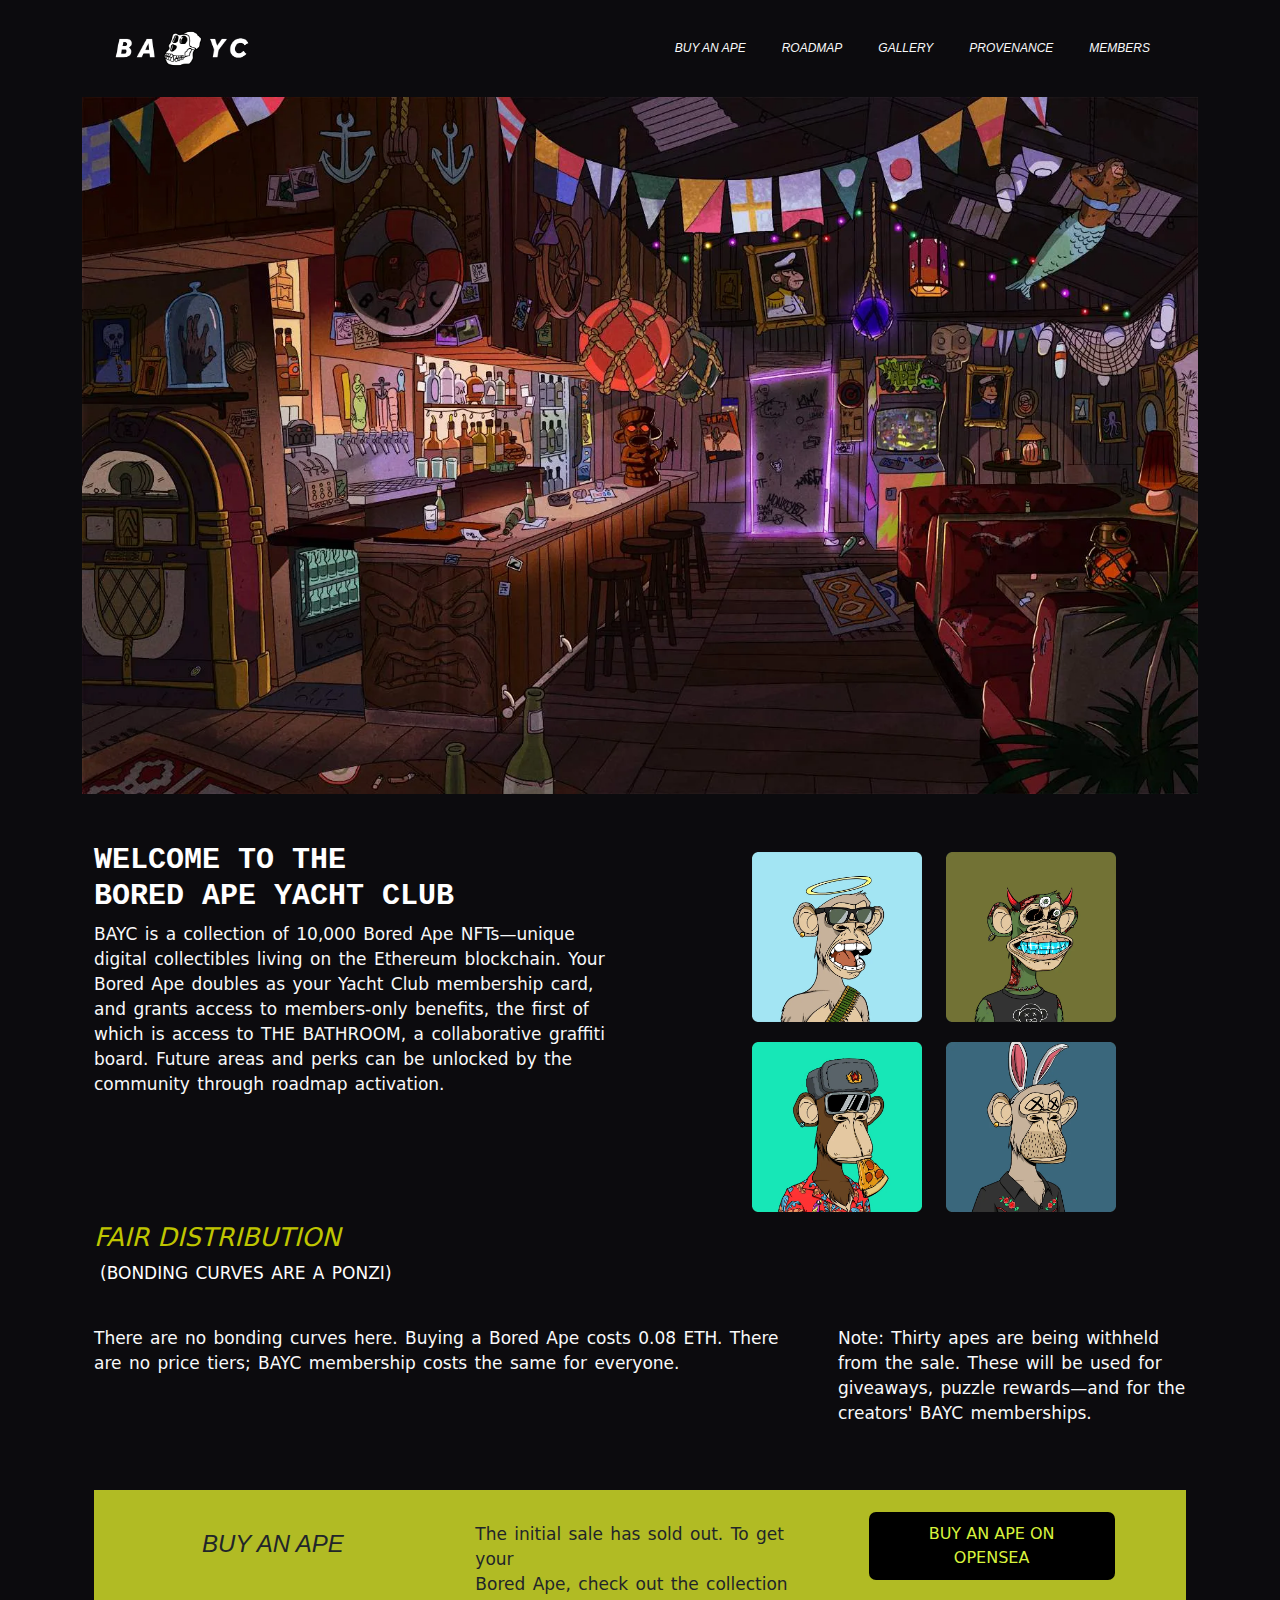
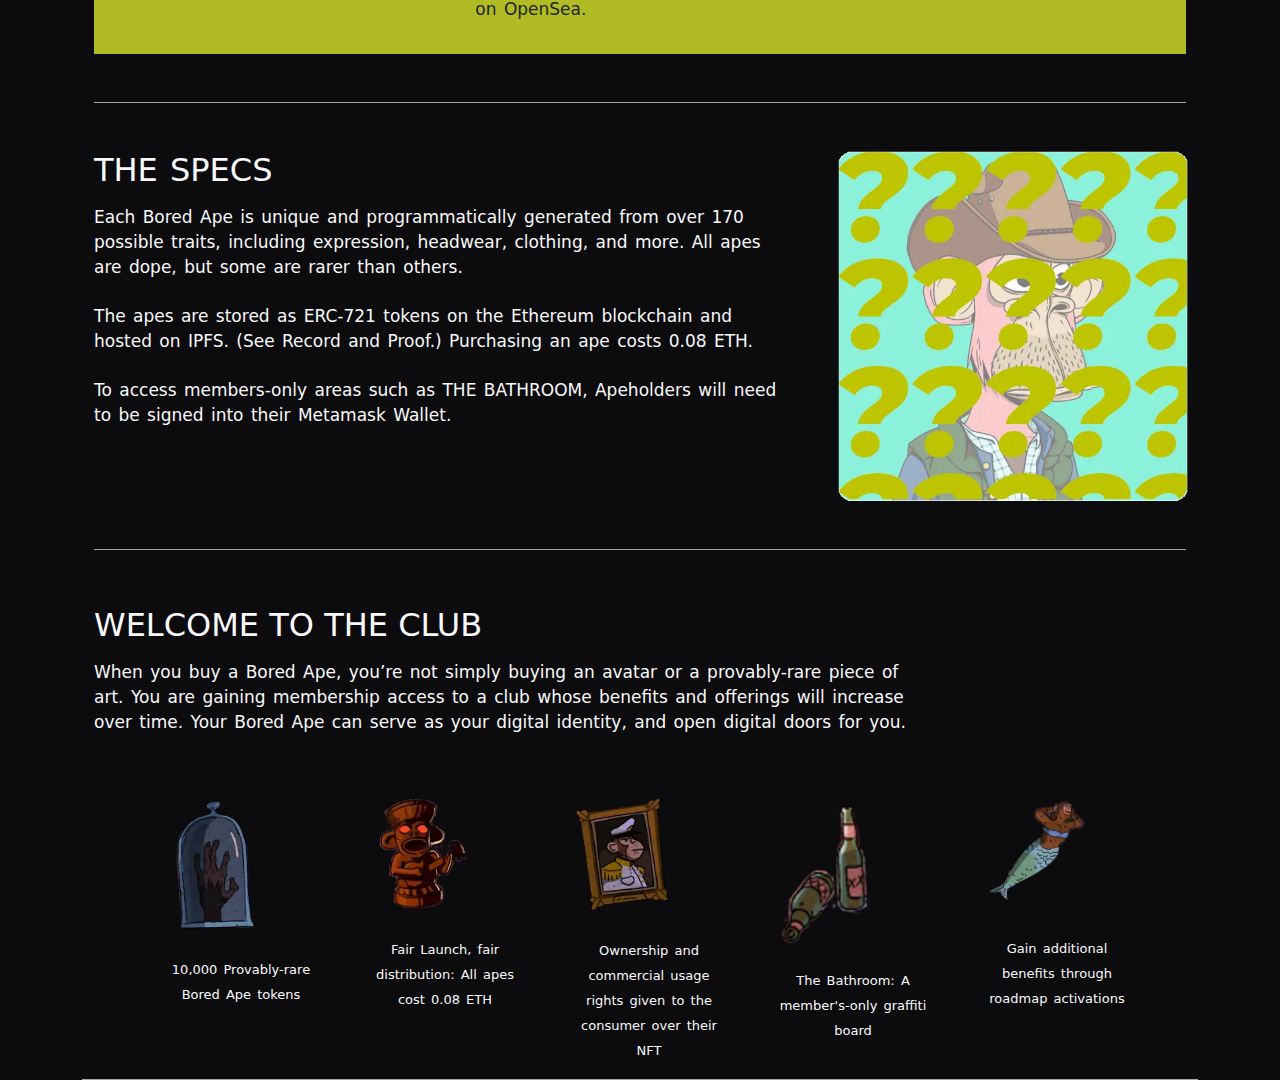
<file: index.html>
<!DOCTYPE html>
<html lang="en">
<head>
    <meta charset="UTF-8">
    <meta http-equiv="X-UA-Compatible" content="IE=edge">
    <meta name="viewport" content="width=device-width, initial-scale=1.0">
    <title>NFTClone</title>
    <link rel="stylesheet" href="css/the.css">
    <link rel="stylesheet" href="css/bootstrap.min.css">
</head>
<body style="background-color: rgb(12, 11, 14);">
    <div class="contianer">

        <div>
            <nav class="navbar navbar-expand  justify-content-end">
                <div class="container">
                     <img src="images/bayc-logo-z.webp" class="nav-link text-light" width="200px"></img>
                    <ul class="navbar-nav text-light">
                           
                            <li class="nav-item"> <a href="" class="nav-link text-light" > BUY AN APE</a></li>
                            <li class="nav-item"> <a href="" class="nav-link text-light">ROADMAP</a></li>
                            <li class="nav-item"> <a href="" class="nav-link text-light">GALLERY</a></li>
                            <li class="nav-item"> <a href="" class="nav-link text-light">PROVENANCE</a></li>
                            <li class="nav-item"> <a href="" class="nav-link text-light">MEMBERS</a></li>
                    </ul>
                 </nav>
              
                </div>
              
                 
        </div>
<!-- The is images/bayc-mutant-hero.webp  -->
        <div class="container">
            <img src="images/bayc-mutant-hero.webp" width="100%" height="" alt="" srcset="">
        </div>
    
<!--the seconnder bar -->
        <div class="container mt-5">
            <div class="container">
                    <div class="col">
                        <div class="row">
                            <div class="col-6 ml-3">
                               <h3 class="">
                                WELCOME TO THE <br>
                                BORED APE YACHT CLUB
                               </h3> 
                               <p class="common-p text-light">
                                BAYC is a collection of 10,000 Bored Ape NFTs—unique digital collectibles living on the 
                                Ethereum blockchain. Your Bored Ape doubles as your Yacht Club membership card, and grants
                                 access to members-only benefits, the first of which is access to THE BATHROOM, a
                                  collaborative graffiti board.
                                 Future areas and perks can be unlocked by the community through roadmap activation.
                               </p>
                            </div>
                            <div class="col-5">
                                    <div class="row">
                                        <div class="col-5">
                                            <img class="im" src="images/ape1.webp" alt="" srcset="">
                                        </div>
                                        <div class="col-5">
                                            <img class="im" src="images/ape2.webp" alt="" srcset="">
                                        </div>
                                    
                                        <div class="col-5">
                                            <img class="im" src="images/ape3.webp" alt="" srcset="">
                                        </div>
                                        <div class="col-5">
                                            <img class="im" src="images/ape4.webp" alt="" srcset="">
                                        </div>
                                    </div>
                            </div>
                        </div>

                    </div>
            </div>
        </div>

<!--descri bar -->
<div class="container">
<div class="container">
    <div class="row">
        <div class="col-12">
            <h3 class="t-fair">
                FAIR DISTRIBUTION 
            </h3>
            <p class="po">(BONDING CURVES ARE A PONZI)</p>
        </div>
    </div>
</div>
</div>

<!-- FAIR DISTRIBUTION -->

<div class="container">
       <div class="container mt-4 mb-5">
            <div class="row">
                <div class="col-8 ">
                    <p class="text-light">There are no bonding curves here. Buying a Bored Ape costs 0.08 ETH. There <br> 
                        are no price tiers; 
                        BAYC membership costs the same for everyone.</p>
                </div>
                <div class="col-4 ">
                    <p class="text-light">
                        Note: Thirty apes are being withheld from the sale.
                         These will be used for giveaways, 
                        puzzle rewards—and  for the creators' BAYC memberships.
                    </p>
                </div>
            </div>
        </div>
       </div>
       <div class="container">
       <div class="container ml-3 mr-3">
       <div class="container  mb-5 " style=" background-color:rgb(177, 187, 36);">
           <div class="row p-3">
               <div class="col-4 pt-4 ">
                    <h4 class="h4 ml-5">BUY AN APE</h4>
               </div>
               <div class="col-4 pt-3 ">
                    <p class="tx">The initial sale has sold out. To get your <br> Bored Ape,
                         check out the collection on OpenSea.</p>
               </div>
               <div class="col-4 ">
                    <button type="button" class="but"> BUY AN APE ON <br> OPENSEA</button>
               </div>
           </div>
       </div>

    </div>
</div>
    <!--THE SPECS -->

    <div class="container">
        <div class="container">
            <div class="line"></div>
        </div>
    
    <div class="container mt-4 pt-4 mb-3">
        <div class="row">
            <div class="col-8">
                <div class="row">
                    <div class="col-12">
                        <p class="h2 text-light">THE SPECS</p>
                    </div>
                    <div class="col-12 mt-2">
                        <p class="text-light">
                            Each Bored Ape is unique and programmatically 
                            generated from over 170 <br> possible traits, including 
                            expression, headwear, clothing, and more. All apes <br>
                            are dope,
                             but some are rarer than others.
                        </p>
                    </div>
                    <div class="col-12 mt-2 ">
                      <p class="text-light">  The apes are stored as ERC-721 tokens on the Ethereum blockchain and <br> hosted on IPFS. (See Record and Proof.) Purchasing an ape costs 0.08 ETH.
                    </p>
                    </div>
                    <div class="col-12 mt-2 ">
                       <p class="text-light" > To access members-only areas such as THE BATHROOM, Apeholders will need <br> to be signed into their Metamask Wallet.
                    </p>
                    </div>
                </div>
            </div>
            <div class="col-4">
                <img src="images/mystery-ape.webp"  class="img-s" width="350px" alt="">
            </div>
        </div>
    </div>
    <!--the is line -->
    <div class="container mb-2 mt-5">
        <div class="line"></div>
    </div>
</div>
<div class="container">
    <div class="container">
    <div class="row">
        <div class="col-12 mt-5 text-light">
            <h2>WELCOME TO THE CLUB</h2>
        </div>
        <div class="col-9 pt-2 text-light">
            <p>When you buy a Bored Ape, you’re not 
                simply buying an avatar or a provably-rare
                 piece of art. You are gaining membership 
                 access to a club whose benefits and
                  offerings will increase over time. 
                  Your Bored Ape can serve as your 
                  digital identity, and open digital
                   doors for you. </p>
        </div>
        <div class="container ">
            <div class="row  " style="margin-left: 60px; margin-top: 40px;">

                <div class="col-2 pl-4">
                    <img src="images/icon1.webp" width="100px" alt="" srcset="">
                    <p class="text-light pt-3" style="font-size: 13px;text-align: center;">10,000 Provably-rare Bored Ape tokens</p>
                </div>
                <div class="col-2" style="margin-left: 30px;">
                    <img src="images/icon2.webp" alt="" width="100px" srcset="">
                    <p class="text-light pt-4" style="font-size: 13px;text-align: center;">Fair Launch, fair distribution: All apes cost 0.08 ETH</p>
                </div>
                <div class="col-2" style="margin-left: 30px;">
                    <img src="images/icon3.webp" alt="" width="100px" srcset="">
                    <p class="text-light pt-4" style="font-size: 13px;text-align: center;" >Ownership and commercial usage rights given to the consumer over their NFT</p>
                </div>
                <div class="col-2" style="margin-left: 30px;">
                    <img src="images/icon4.webp" width="100px" alt="" srcset="">
                    <p class="text-light pt-3"style="font-size: 13px; text-align: center;">The Bathroom: A member's-only graffiti board</p>
                </div>
                <div class="col-2" style="margin-left: 30px;">
                    <img src="images/icon5.webp" width="110px" alt="" srcset="">
                    <p class="text-light pt-4" style="font-size: 13px; text-align: center;" >Gain additional benefits through roadmap activations</p>
                </div>
            </div>
        </div>
    </div>
</div>
</div>
        
        <div class="container">
            <div class="line"></div>
        </div>
</body>
</html>
</file>
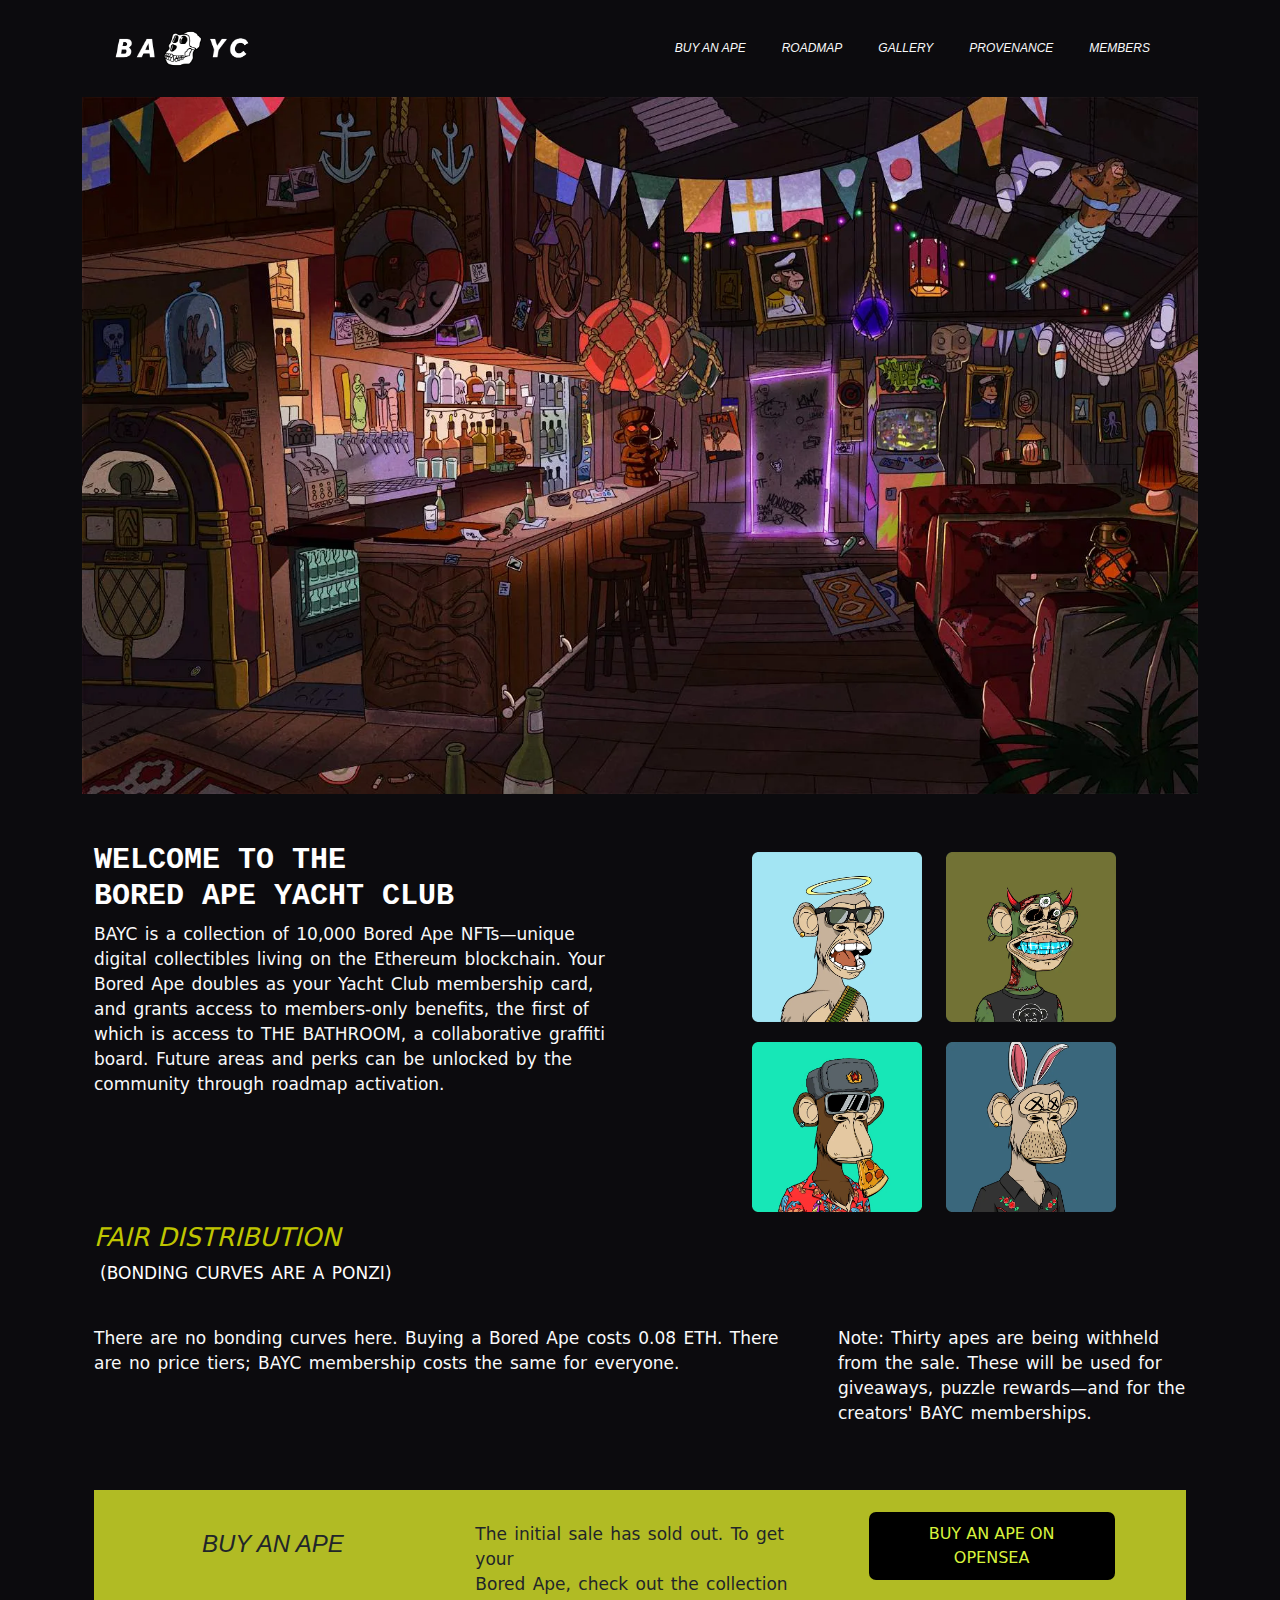
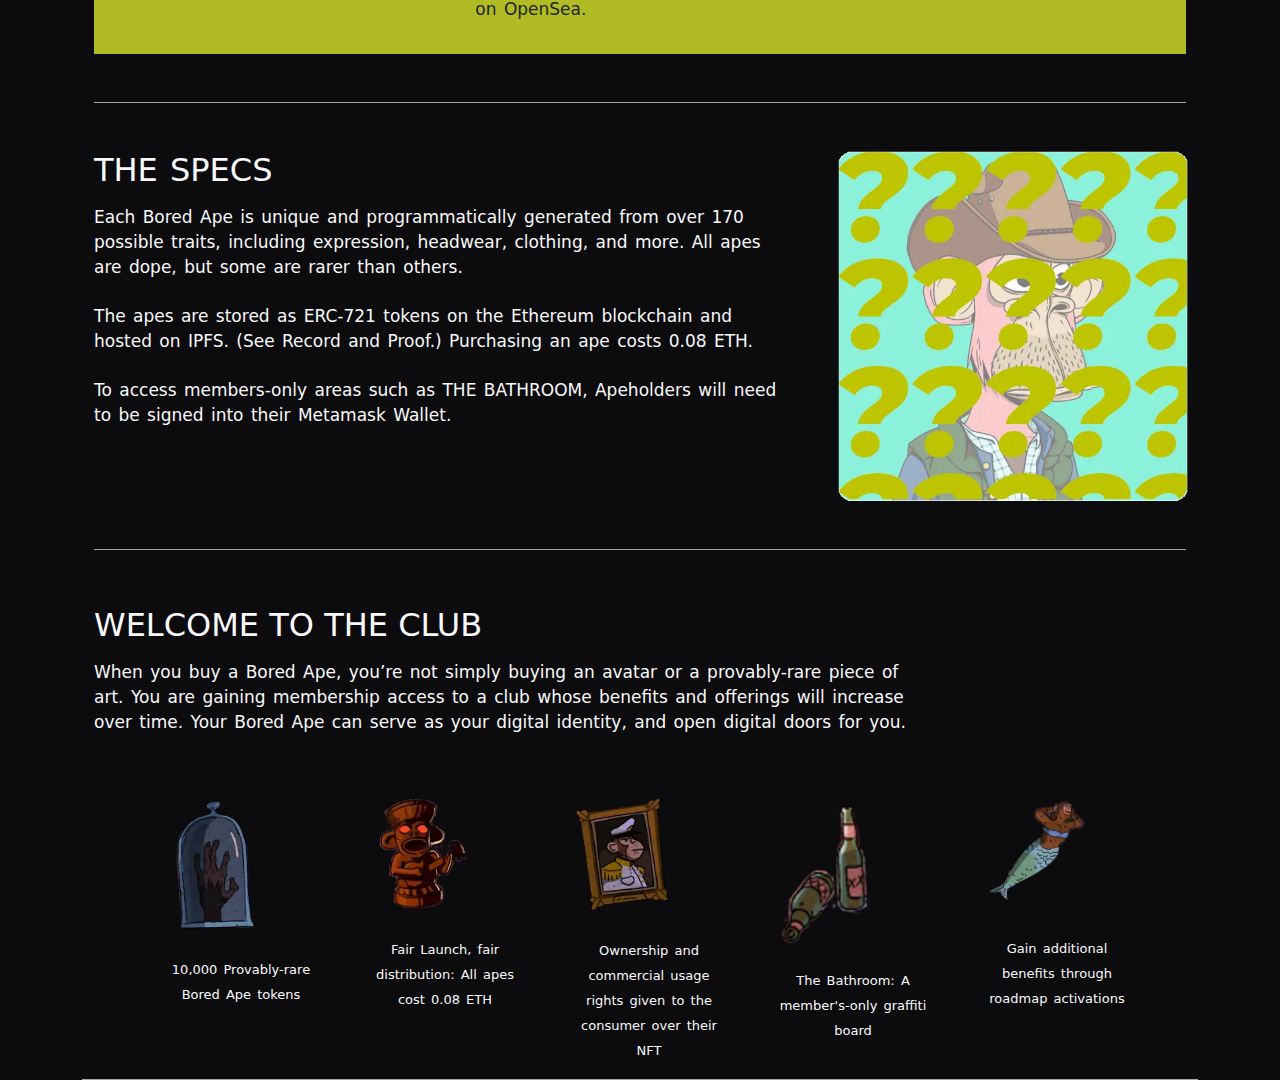
<file: the.html>
<!DOCTYPE html>
<html lang="en">
<head>
    <meta charset="UTF-8">
    <meta http-equiv="X-UA-Compatible" content="IE=edge">
    <meta name="viewport" content="width=device-width, initial-scale=1.0">
    <title>Document</title>
    <link rel="stylesheet" href="css/the.css">
    <link rel="stylesheet" href="css/bootstrap.min.css">
</head>
<body style="background-color: rgb(12, 11, 14);">
    <div class="contianer">

        <div>
            <nav class="navbar navbar-expand  justify-content-end">
                <div class="container">
                     <img src="images/bayc-logo-z.webp" class="nav-link text-light" width="200px"></img>
                    <ul class="navbar-nav text-light">
                           
                            <li class="nav-item"> <a href="" class="nav-link text-light" > BUY AN APE</a></li>
                            <li class="nav-item"> <a href="" class="nav-link text-light">ROADMAP</a></li>
                            <li class="nav-item"> <a href="" class="nav-link text-light">GALLERY</a></li>
                            <li class="nav-item"> <a href="" class="nav-link text-light">PROVENANCE</a></li>
                            <li class="nav-item"> <a href="" class="nav-link text-light">MEMBERS</a></li>
                    </ul>
                 </nav>
              
                </div>
              
                 
        </div>
<!-- The is images/bayc-mutant-hero.webp  -->
        <div class="container">
            <img src="images/bayc-mutant-hero.webp" width="100%" height="" alt="" srcset="">
        </div>
    
<!--the seconnder bar -->
        <div class="container mt-5">
            <div class="container">
                    <div class="col">
                        <div class="row">
                            <div class="col-6 ml-3">
                               <h3 class="">
                                WELCOME TO THE <br>
                                BORED APE YACHT CLUB
                               </h3> 
                               <p class="common-p text-light">
                                BAYC is a collection of 10,000 Bored Ape NFTs—unique digital collectibles living on the 
                                Ethereum blockchain. Your Bored Ape doubles as your Yacht Club membership card, and grants
                                 access to members-only benefits, the first of which is access to THE BATHROOM, a
                                  collaborative graffiti board.
                                 Future areas and perks can be unlocked by the community through roadmap activation.
                               </p>
                            </div>
                            <div class="col-5">
                                    <div class="row">
                                        <div class="col-5">
                                            <img class="im" src="images/ape1.webp" alt="" srcset="">
                                        </div>
                                        <div class="col-5">
                                            <img class="im" src="images/ape2.webp" alt="" srcset="">
                                        </div>
                                    
                                        <div class="col-5">
                                            <img class="im" src="images/ape3.webp" alt="" srcset="">
                                        </div>
                                        <div class="col-5">
                                            <img class="im" src="images/ape4.webp" alt="" srcset="">
                                        </div>
                                    </div>
                            </div>
                        </div>

                    </div>
            </div>
        </div>

<!--descri bar -->
<div class="container">
<div class="container">
    <div class="row">
        <div class="col-12">
            <h3 class="t-fair">
                FAIR DISTRIBUTION 
            </h3>
            <p class="po">(BONDING CURVES ARE A PONZI)</p>
        </div>
    </div>
</div>
</div>

<!-- FAIR DISTRIBUTION -->

<div class="container">
       <div class="container mt-4 mb-5">
            <div class="row">
                <div class="col-8 ">
                    <p class="text-light">There are no bonding curves here. Buying a Bored Ape costs 0.08 ETH. There <br> 
                        are no price tiers; 
                        BAYC membership costs the same for everyone.</p>
                </div>
                <div class="col-4 ">
                    <p class="text-light">
                        Note: Thirty apes are being withheld from the sale.
                         These will be used for giveaways, 
                        puzzle rewards—and  for the creators' BAYC memberships.
                    </p>
                </div>
            </div>
        </div>
       </div>
       <div class="container">
       <div class="container ml-3 mr-3">
       <div class="container  mb-5 " style=" background-color:rgb(177, 187, 36);">
           <div class="row p-3">
               <div class="col-4 pt-4 ">
                    <h4 class="h4 ml-5">BUY AN APE</h4>
               </div>
               <div class="col-4 pt-3 ">
                    <p class="tx">The initial sale has sold out. To get your <br> Bored Ape,
                         check out the collection on OpenSea.</p>
               </div>
               <div class="col-4 ">
                    <button type="button" class="but"> BUY AN APE ON <br> OPENSEA</button>
               </div>
           </div>
       </div>

    </div>
</div>
    <!--THE SPECS -->

    <div class="container">
        <div class="container">
            <div class="line"></div>
        </div>
    
    <div class="container mt-4 pt-4 mb-3">
        <div class="row">
            <div class="col-8">
                <div class="row">
                    <div class="col-12">
                        <p class="h2 text-light">THE SPECS</p>
                    </div>
                    <div class="col-12 mt-2">
                        <p class="text-light">
                            Each Bored Ape is unique and programmatically 
                            generated from over 170 <br> possible traits, including 
                            expression, headwear, clothing, and more. All apes <br>
                            are dope,
                             but some are rarer than others.
                        </p>
                    </div>
                    <div class="col-12 mt-2 ">
                      <p class="text-light">  The apes are stored as ERC-721 tokens on the Ethereum blockchain and <br> hosted on IPFS. (See Record and Proof.) Purchasing an ape costs 0.08 ETH.
                    </p>
                    </div>
                    <div class="col-12 mt-2 ">
                       <p class="text-light" > To access members-only areas such as THE BATHROOM, Apeholders will need <br> to be signed into their Metamask Wallet.
                    </p>
                    </div>
                </div>
            </div>
            <div class="col-4">
                <img src="images/mystery-ape.webp"  class="img-s" width="350px" alt="">
            </div>
        </div>
    </div>
    <!--the is line -->
    <div class="container mb-2 mt-5">
        <div class="line"></div>
    </div>
</div>
<div class="container">
    <div class="container">
    <div class="row">
        <div class="col-12 mt-5 text-light">
            <h2>WELCOME TO THE CLUB</h2>
        </div>
        <div class="col-9 pt-2 text-light">
            <p>When you buy a Bored Ape, you’re not 
                simply buying an avatar or a provably-rare
                 piece of art. You are gaining membership 
                 access to a club whose benefits and
                  offerings will increase over time. 
                  Your Bored Ape can serve as your 
                  digital identity, and open digital
                   doors for you. </p>
        </div>
        <div class="container ">
            <div class="row  " style="margin-left: 60px; margin-top: 40px;">

                <div class="col-2 pl-4">
                    <img src="images/icon1.webp" width="100px" alt="" srcset="">
                    <p class="text-light pt-3" style="font-size: 13px;text-align: center;">10,000 Provably-rare Bored Ape tokens</p>
                </div>
                <div class="col-2" style="margin-left: 30px;">
                    <img src="images/icon2.webp" alt="" width="100px" srcset="">
                    <p class="text-light pt-4" style="font-size: 13px;text-align: center;">Fair Launch, fair distribution: All apes cost 0.08 ETH</p>
                </div>
                <div class="col-2" style="margin-left: 30px;">
                    <img src="images/icon3.webp" alt="" width="100px" srcset="">
                    <p class="text-light pt-4" style="font-size: 13px;text-align: center;" >Ownership and commercial usage rights given to the consumer over their NFT</p>
                </div>
                <div class="col-2" style="margin-left: 30px;">
                    <img src="images/icon4.webp" width="100px" alt="" srcset="">
                    <p class="text-light pt-3"style="font-size: 13px; text-align: center;">The Bathroom: A member's-only graffiti board</p>
                </div>
                <div class="col-2" style="margin-left: 30px;">
                    <img src="images/icon5.webp" width="110px" alt="" srcset="">
                    <p class="text-light pt-4" style="font-size: 13px; text-align: center;" >Gain additional benefits through roadmap activations</p>
                </div>
            </div>
        </div>
    </div>
</div>
</div>
        
        <div class="container">
            <div class="line"></div>
        </div>
</body>
</html>
</file>
<file: css/the.css>
body{
    background-color: rgb(19, 16, 16);
}
ul{
    margin-right: 40px;
}

ul li a{
    color: white;
    margin-left: 20px;
   
}
.im{
    width: 190px;
    padding: 10px;
    margin-left: 90px;
}
a{
    font-family: 'Gill Sans', 'Gill Sans MT', Calibri, 'Trebuchet MS', sans-serif;
    font-style: italic;
    font-size: 12px;
}
.nav-link:last-child:hover{
    background-color: rgb(190, 176, 41);
}
.col-6 h3{
    color: white;
    font-family: 'Courier New', Courier, monospace;
    font-weight: bold;
    font-size: 30px;
}
.col-6 p{
    color: white;
    font-weight: 200;
    word-wrap: break-word;
}
.t-fair{
    color: #bfc500;
    font-size: 1.6rem;
    font-style: italic;
    font-weight: 500;
}
.po{
    color: white;
    padding-left: 6px;
}
.but{
    padding: 10px 60px 10px 60px;
    background-color: black;
    color: rgb(216, 243, 61);
    margin-left: 40px;
    margin-top: 6px;
    border-radius: 7px;
    border:none;
}
.but:hover{
    background-color: white;
    color: black;
}
.h4{
    margin-left: 80px;
    font-style: italic;
    font-weight: bold;
    font-family: Impact, Haettenschweiler, 'Arial Narrow Bold', sans-serif;
}
.tx{
    font-weight: 400;
}
.img-s{
    margin-left: 0px;
}
.line{
   border-bottom: 1px solid  rgb(168, 164, 164);
   
}
p{
    word-spacing: 2px;
    line-height: 25px;
    font-size: 17px;
    font-style: unset;
}
</file>
